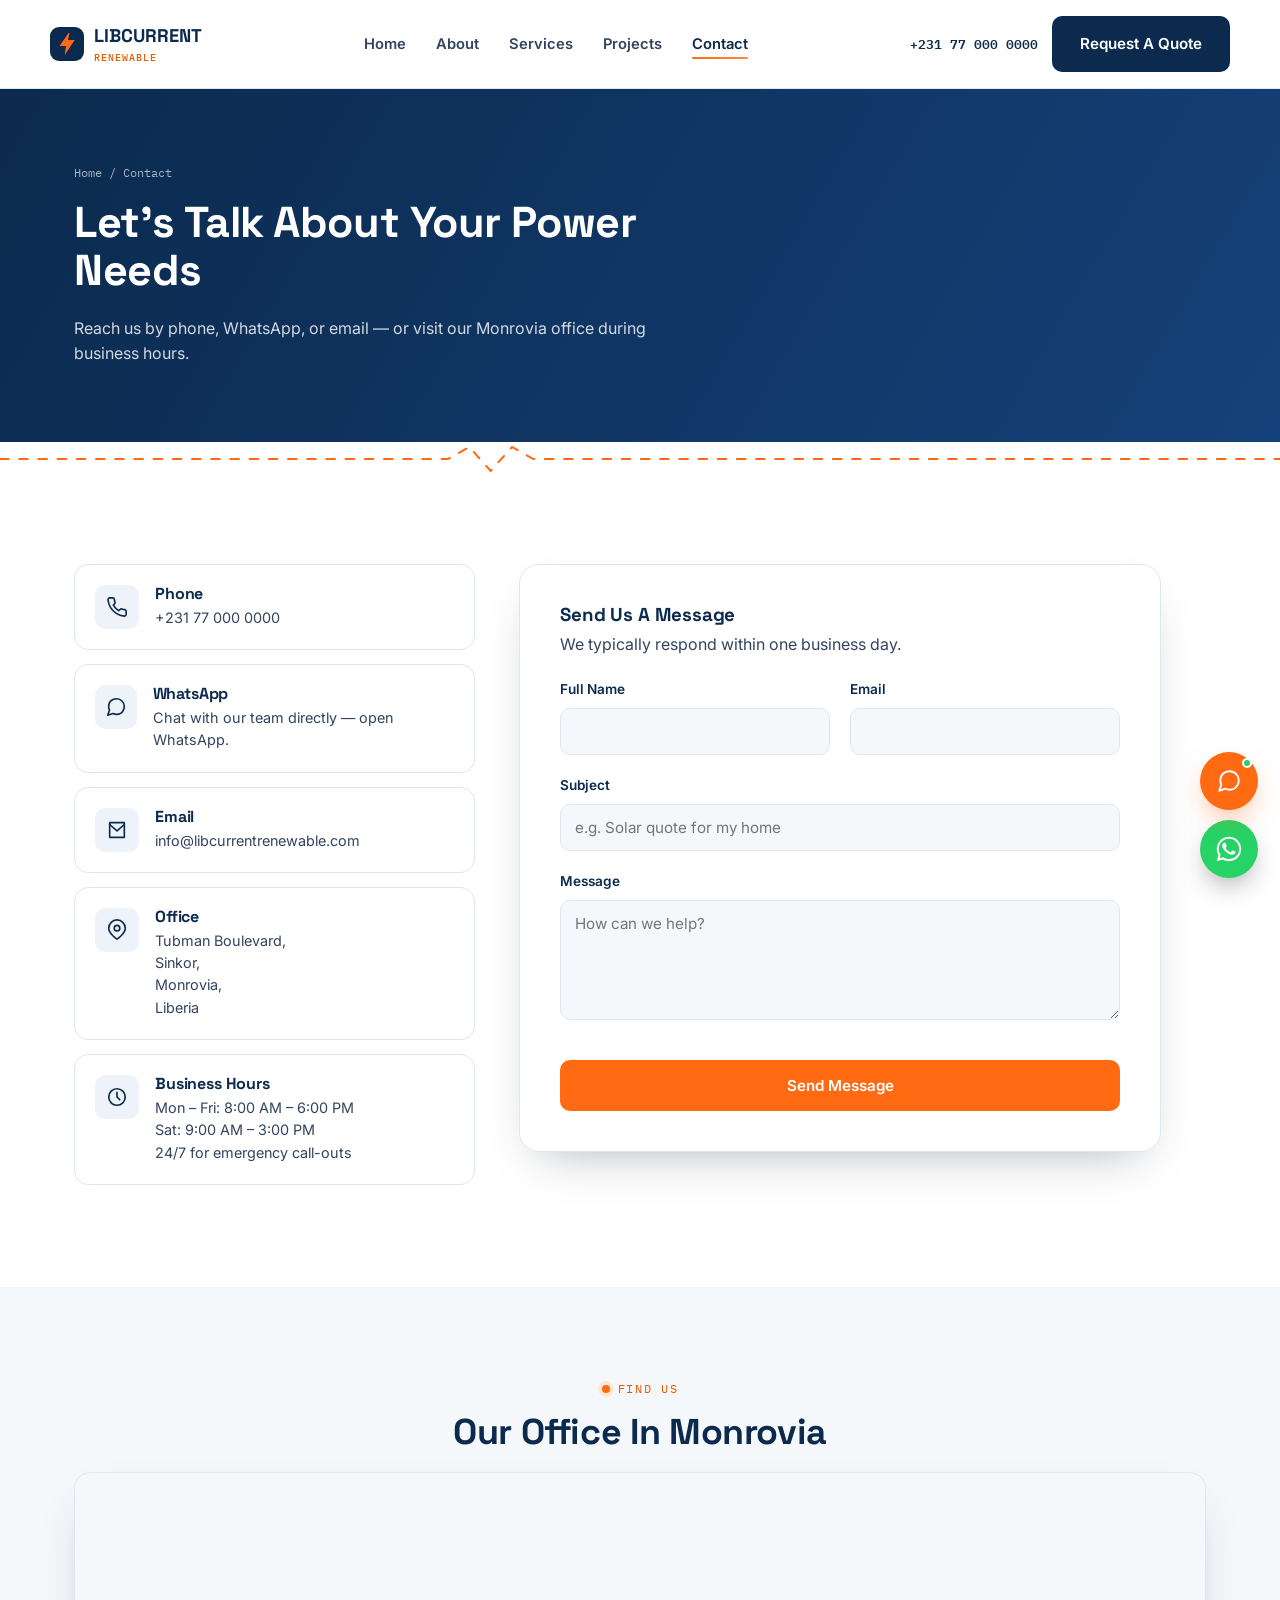
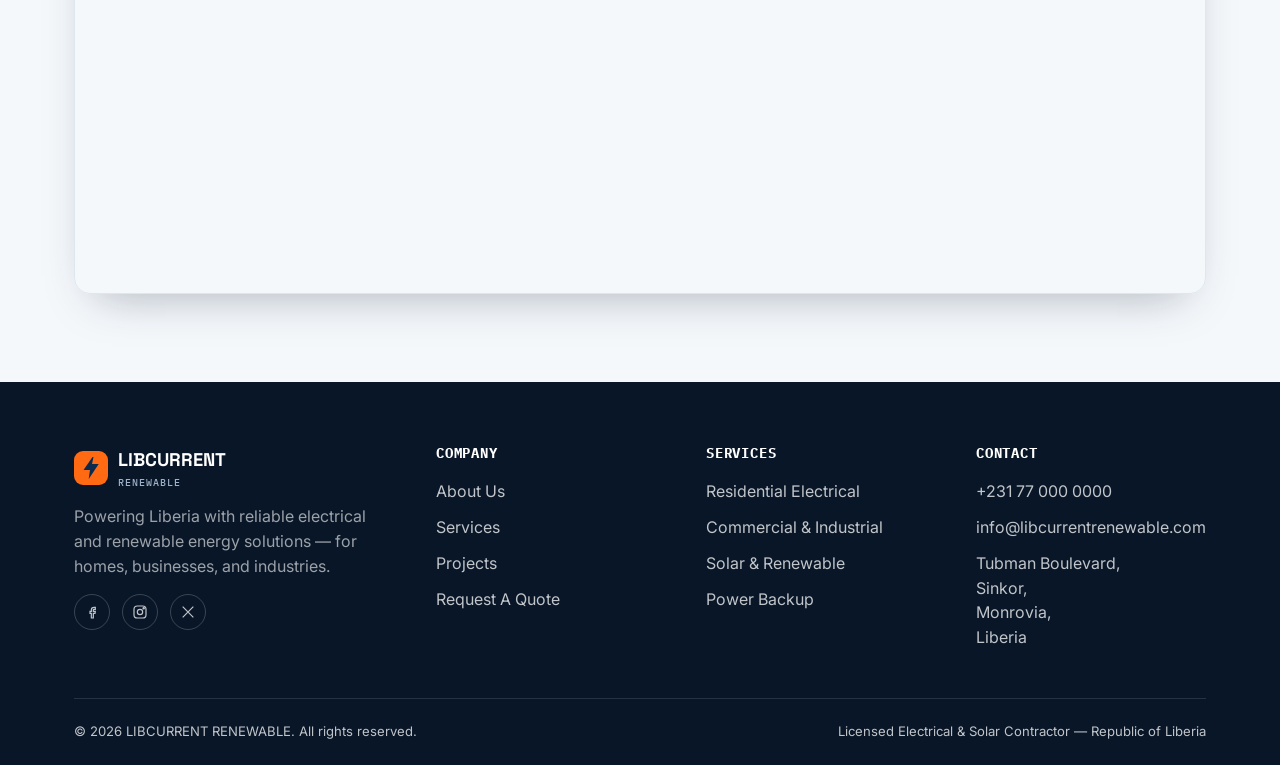
<file: contact.html>
<!DOCTYPE html>
<html lang="en">
<head>
<meta charset="UTF-8">
<meta name="viewport" content="width=device-width, initial-scale=1.0">
<title>Contact Us | LIBCURRENT RENEWABLE</title>
<meta name="description" content="Get in touch with LIBCURRENT RENEWABLE by phone, WhatsApp, or email. Visit our Monrovia office or send us a message about your electrical or solar project.">
<link rel="icon" href="data:image/svg+xml,<svg xmlns=%22http://www.w3.org/2000/svg%22 viewBox=%220 0 24 24%22><rect width=%2224%22 height=%2224%22 rx=%226%22 fill=%22%230B2A4D%22/><path d=%22M13 3 6 14h5l-1 7 8-12h-5l1-6z%22 fill=%22%23FF6A13%22/></svg>">
<link rel="stylesheet" href="css/style.css">
</head>
<body data-page="contact">

<header>
  <div class="container nav">
    <a href="index.html" class="brand">
      <span class="brand-mark"><svg viewBox="0 0 34 34" width="34" height="34"><rect width="34" height="34" rx="9" fill="#0B2A4D"/><path d="M18.5 6 9.5 19h6.5l-1.3 9 10-15h-6.7l1.5-7z" fill="#FF6A13"/></svg></span>
      <span>LIBCURRENT<small>Renewable</small></span>
    </a>
    <ul class="nav-links">
      <li><a href="index.html">Home</a></li>
      <li><a href="about.html">About</a></li>
      <li><a href="services.html">Services</a></li>
      <li><a href="projects.html">Projects</a></li>
      <li><a href="contact.html" class="active">Contact</a></li>
    </ul>
    <div class="nav-cta">
      <span class="nav-phone" data-field="phone">+231 77 000 0000</span>
      <a href="quote.html" class="btn btn-dark">Request A Quote</a>
    </div>
    <button class="menu-toggle" aria-label="Toggle menu"><span></span><span></span><span></span></button>
  </div>
</header>

<section class="page-hero">
  <div class="container">
    <div class="breadcrumb"><a href="index.html">Home</a> / Contact</div>
    <h1 data-content="hero.heading">Let's Talk About Your Power Needs</h1>
    <p style="color:rgba(255,255,255,.82);max-width:60ch;" data-content="hero.text">Reach us by phone, WhatsApp, or email — or visit our Monrovia office during business hours.</p>
  </div>
</section>

<svg class="current-divider" viewBox="0 0 1200 34" preserveAspectRatio="none"><path d="M0 17 H420 L440 5 L460 29 L480 5 L500 17 H1200"/></svg>

<section>
  <div class="container contact-grid">
    <div>
      <div class="contact-card">
        <div class="icon-badge"><svg viewBox="0 0 24 24" fill="none" stroke-width="1.8" stroke-linecap="round" stroke-linejoin="round"><path d="M22 16.9v3a2 2 0 0 1-2.2 2 19.8 19.8 0 0 1-8.6-3 19.5 19.5 0 0 1-6-6 19.8 19.8 0 0 1-3-8.7A2 2 0 0 1 4.1 2h3a2 2 0 0 1 2 1.7c.1 1 .4 2 .7 2.9a2 2 0 0 1-.5 2.1L8 10a16 16 0 0 0 6 6l1.3-1.3a2 2 0 0 1 2.1-.5c.9.3 1.9.6 2.9.7a2 2 0 0 1 1.7 2z"/></svg></div>
        <div><h4>Phone</h4><p data-field="phone">+231 77 000 0000</p></div>
      </div>
      <div class="contact-card">
        <div class="icon-badge"><svg viewBox="0 0 24 24" fill="none" stroke-width="1.8" stroke-linecap="round" stroke-linejoin="round"><path d="M21 11.5a8.38 8.38 0 0 1-.9 3.8 8.5 8.5 0 0 1-7.6 4.7 8.4 8.4 0 0 1-3.8-.9L3 21l1.9-5.7a8.4 8.4 0 0 1-.9-3.8 8.5 8.5 0 0 1 4.7-7.6 8.38 8.38 0 0 1 3.8-.9h.5a8.48 8.48 0 0 1 8 8v.5z"/></svg></div>
        <div><h4>WhatsApp</h4><p>Chat with our team directly — <a data-field="whatsapp-link" href="https://wa.me/23177000000" target="_blank">open WhatsApp</a>.</p></div>
      </div>
      <div class="contact-card">
        <div class="icon-badge"><svg viewBox="0 0 24 24" fill="none" stroke-width="1.8" stroke-linecap="round" stroke-linejoin="round"><path d="M4 4h16v16H4z"/><path d="m4 6 8 7 8-7"/></svg></div>
        <div><h4>Email</h4><p data-field="email">info@libcurrentrenewable.com</p></div>
      </div>
      <div class="contact-card">
        <div class="icon-badge"><svg viewBox="0 0 24 24" fill="none" stroke-width="1.8" stroke-linecap="round" stroke-linejoin="round"><path d="M21 10c0 6-9 12-9 12s-9-6-9-12a9 9 0 0 1 18 0z"/><circle cx="12" cy="10" r="3"/></svg></div>
        <div><h4>Office</h4><p data-field="address">Tubman Boulevard, Sinkor, Monrovia, Liberia</p></div>
      </div>
      <div class="contact-card">
        <div class="icon-badge"><svg viewBox="0 0 24 24" fill="none" stroke-width="1.8" stroke-linecap="round" stroke-linejoin="round"><circle cx="12" cy="12" r="9"/><path d="M12 7v5l3 3"/></svg></div>
        <div><h4>Business Hours</h4><p data-field="hours">Mon – Fri: 8:00 AM – 6:00 PM<br>Sat: 9:00 AM – 3:00 PM<br>24/7 for emergency call-outs</p></div>
      </div>
    </div>

    <div>
      <div class="form-card">
        <h3 style="margin-bottom:6px;" data-content="formCard.heading">Send Us A Message</h3>
        <p style="margin-bottom:22px;" data-content="formCard.text">We typically respond within one business day.</p>
        <form data-demo-form>
          <div class="form-grid">
            <div class="field"><label for="c-name">Full Name</label><input type="text" id="c-name" required></div>
            <div class="field"><label for="c-email">Email</label><input type="email" id="c-email" required></div>
            <div class="field full"><label for="c-subject">Subject</label><input type="text" id="c-subject" placeholder="e.g. Solar quote for my home"></div>
            <div class="field full"><label for="c-message">Message</label><textarea id="c-message" placeholder="How can we help?" required></textarea></div>
          </div>
          <button type="submit" class="btn btn-primary btn-block mt-40">Send Message</button>
          <p class="form-note form-success" style="display:none;color:var(--orange-600);font-weight:600;">Message received — we'll be in touch shortly.</p>
        </form>
      </div>
    </div>
  </div>
</section>

<section class="band">
  <div class="container">
    <div class="section-head center"><div class="eyebrow" data-content="mapSection.eyebrow">Find Us</div><h2 data-content="mapSection.heading">Our Office In Monrovia</h2></div>
    <div class="map-frame">
      <iframe src="https://www.google.com/maps?q=Tubman%20Boulevard%2C%20Monrovia%2C%20Liberia&output=embed" loading="lazy" allowfullscreen title="LIBCURRENT RENEWABLE office location map"></iframe>
    </div>
  </div>
</section>

<footer>
  <div class="container">
    <div class="footer-grid">
      <div class="footer-brand">
        <div class="brand" style="color:#fff;margin-bottom:14px;">
          <span class="brand-mark"><svg viewBox="0 0 34 34" width="34" height="34"><rect width="34" height="34" rx="9" fill="#FF6A13"/><path d="M18.5 6 9.5 19h6.5l-1.3 9 10-15h-6.7l1.5-7z" fill="#0B2A4D"/></svg></span>
          <span>LIBCURRENT<small style="color:#9fb2c9">Renewable</small></span>
        </div>
        <p>Powering Liberia with reliable electrical and renewable energy solutions — for homes, businesses, and industries.</p>
        <div class="social-row">
          <a href="#" aria-label="Facebook"><svg viewBox="0 0 24 24" fill="none" stroke-width="1.8"><path d="M15 8h2V5h-2a4 4 0 0 0-4 4v2H9v3h2v7h3v-7h2.5l.5-3H14V9a1 1 0 0 1 1-1z"/></svg></a>
          <a href="#" aria-label="Instagram"><svg viewBox="0 0 24 24" fill="none" stroke-width="1.8"><rect x="3" y="3" width="18" height="18" rx="5"/><circle cx="12" cy="12" r="4"/><circle cx="17.5" cy="6.5" r="1"/></svg></a>
          <a href="#" aria-label="X"><svg viewBox="0 0 24 24" fill="none" stroke-width="1.8"><path d="M4 4l16 16M20 4 4 20"/></svg></a>
        </div>
      </div>
      <div>
        <h4>Company</h4>
        <ul><li><a href="about.html">About Us</a></li><li><a href="services.html">Services</a></li><li><a href="projects.html">Projects</a></li><li><a href="quote.html">Request A Quote</a></li></ul>
      </div>
      <div>
        <h4>Services</h4>
        <ul><li><a href="services.html#residential">Residential Electrical</a></li><li><a href="services.html#commercial">Commercial &amp; Industrial</a></li><li><a href="services.html#solar">Solar &amp; Renewable</a></li><li><a href="services.html#backup">Power Backup</a></li></ul>
      </div>
      <div>
        <h4>Contact</h4>
        <ul><li data-field="phone">+231 77 000 0000</li><li data-field="email">info@libcurrentrenewable.com</li><li data-field="address">Tubman Boulevard, Monrovia, Liberia</li></ul>
      </div>
    </div>
    <div class="footer-bottom">
      <span>© 2026 LIBCURRENT RENEWABLE. All rights reserved.</span>
      <span>Licensed Electrical &amp; Solar Contractor — Republic of Liberia</span>
    </div>
  </div>
</footer>

<a class="wa-float" data-field="whatsapp-link" href="https://wa.me/23177000000" target="_blank" aria-label="Chat on WhatsApp">
  <svg viewBox="0 0 32 32"><path d="M16 2C8.3 2 2 8.3 2 16c0 2.6.7 5 1.9 7.1L2 30l7.1-1.9C11.2 29.3 13.6 30 16 30c7.7 0 14-6.3 14-14S23.7 2 16 2zm0 25.4c-2.2 0-4.3-.6-6.1-1.7l-.4-.3-4.2 1.1 1.1-4.1-.3-.4C4.9 20.2 4.3 18.1 4.3 16 4.3 9.5 9.5 4.3 16 4.3S27.7 9.5 27.7 16 22.5 27.4 16 27.4zm7-8.3c-.4-.2-2.3-1.1-2.6-1.3-.4-.1-.6-.2-.9.2-.3.4-1 1.3-1.2 1.5-.2.3-.4.3-.8.1-.4-.2-1.6-.6-3.1-1.9-1.1-1-1.9-2.2-2.2-2.6-.2-.4 0-.6.2-.8.2-.2.4-.4.5-.6.2-.2.2-.4.4-.6.1-.2 0-.5 0-.7 0-.2-.9-2.1-1.2-2.9-.3-.7-.6-.6-.9-.6h-.7c-.2 0-.6.1-1 .5-.3.4-1.3 1.2-1.3 3s1.3 3.4 1.5 3.7c.2.3 2.6 4 6.4 5.5.9.4 1.6.6 2.1.7.9.3 1.7.2 2.3.1.7-.1 2.3-.9 2.6-1.9.3-.9.3-1.7.2-1.9-.1-.2-.3-.3-.7-.5z"/></svg>
</a>


<button class="chat-launcher" id="chat-launcher" aria-label="Chat with our assistant">
  <svg viewBox="0 0 24 24"><path d="M21 11.5a8.38 8.38 0 0 1-.9 3.8 8.5 8.5 0 0 1-7.6 4.7 8.4 8.4 0 0 1-3.8-.9L3 21l1.9-5.7a8.4 8.4 0 0 1-.9-3.8 8.5 8.5 0 0 1 4.7-7.6 8.38 8.38 0 0 1 3.8-.9h.5a8.48 8.48 0 0 1 8 8v.5z"/></svg>
  <span class="unread-dot"></span>
</button>

<div class="chat-panel" id="chat-panel">
  <div class="chat-head">
    <div class="chat-avatar" id="chat-avatar-letter">A</div>
    <div class="chat-head-text">
      <div class="name" data-field="assistant-name">Amp</div>
      <div class="status">Usually replies instantly</div>
    </div>
    <button class="chat-close" id="chat-close" aria-label="Close chat"><svg viewBox="0 0 24 24"><path d="M18 6 6 18M6 6l12 12"/></svg></button>
  </div>
  <div class="chat-body" id="chat-body"></div>
  <div class="chat-quick" id="chat-quick"></div>
  <div class="chat-input-row">
    <input type="text" id="chat-input" placeholder="Type a message..." autocomplete="off">
    <button id="chat-send" aria-label="Send"><svg viewBox="0 0 24 24"><path d="M2 21l21-9L2 3v7l15 2-15 2v7z"/></svg></button>
  </div>
  <div class="chat-disclaimer">Automated assistant · For urgent matters, use WhatsApp</div>
</div>

<script src="js/chat.js"></script>
<script src="js/main.js"></script>
</body>
</html>
</file>
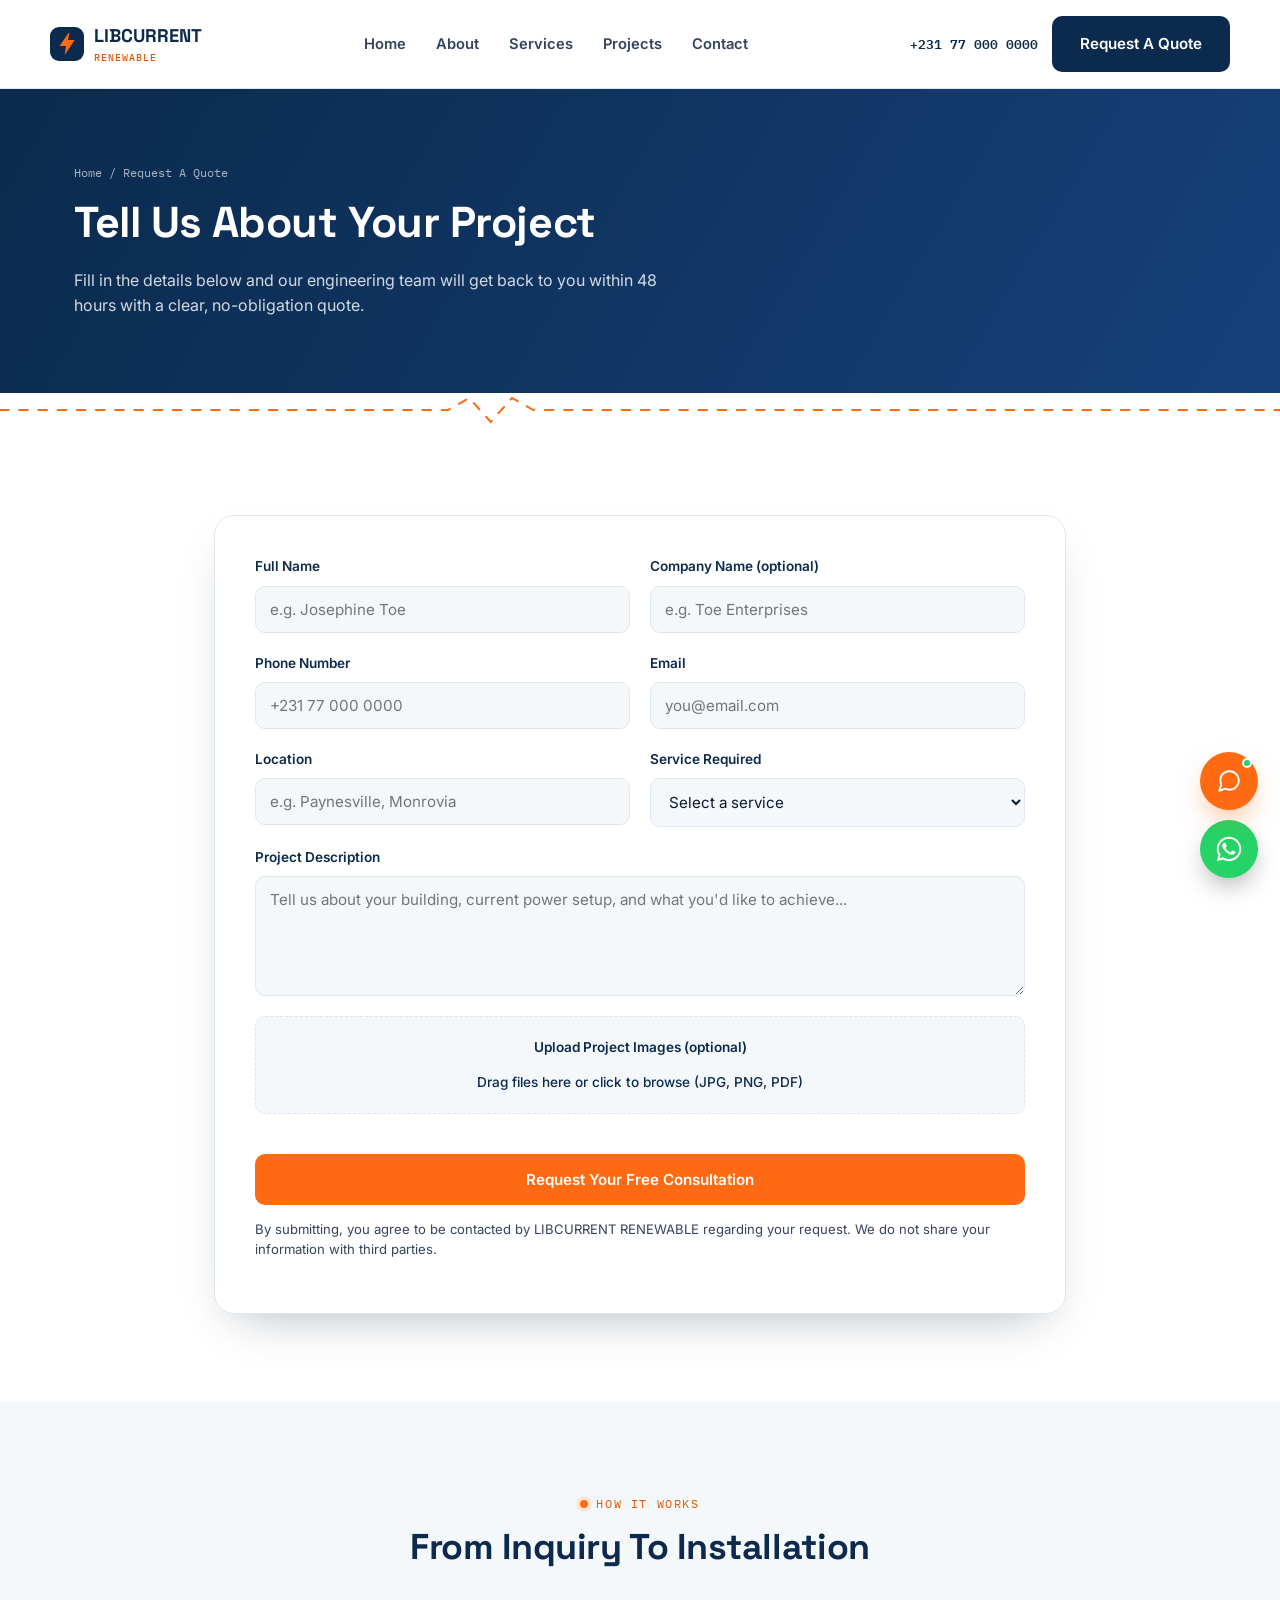
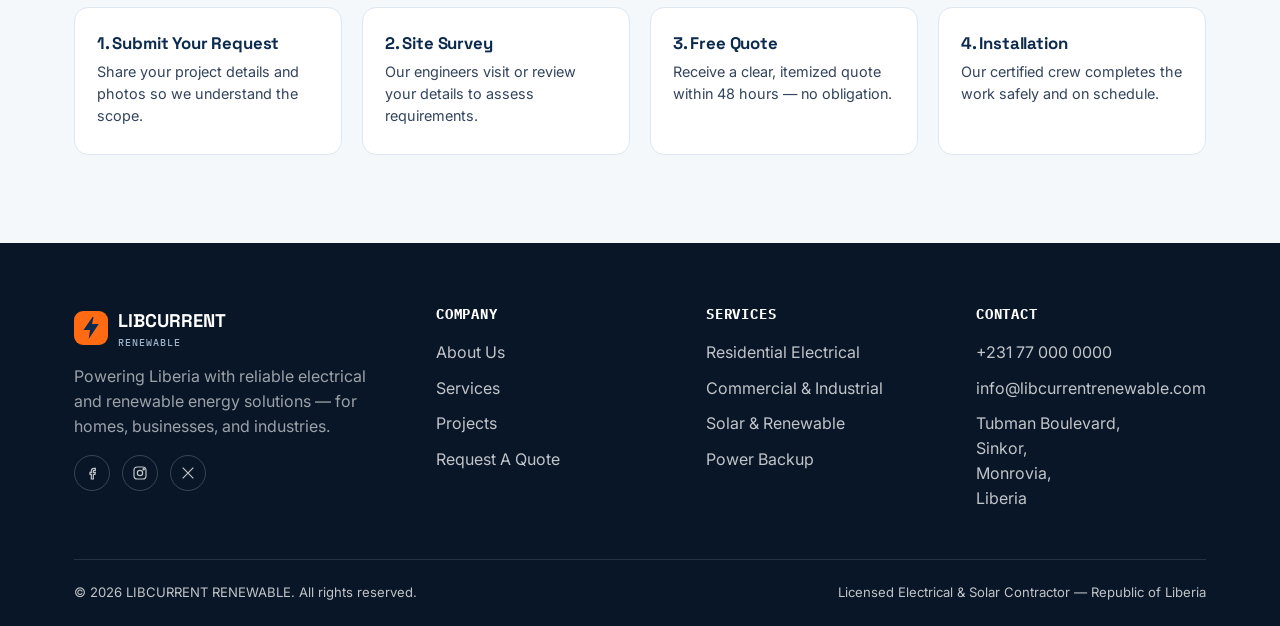
<file: quote.html>
<!DOCTYPE html>
<html lang="en">
<head>
<meta charset="UTF-8">
<meta name="viewport" content="width=device-width, initial-scale=1.0">
<title>Request A Quote | LIBCURRENT RENEWABLE</title>
<meta name="description" content="Request a free consultation and quote from LIBCURRENT RENEWABLE for electrical installation, solar energy, or power backup services in Liberia.">
<link rel="icon" href="data:image/svg+xml,<svg xmlns=%22http://www.w3.org/2000/svg%22 viewBox=%220 0 24 24%22><rect width=%2224%22 height=%2224%22 rx=%226%22 fill=%22%230B2A4D%22/><path d=%22M13 3 6 14h5l-1 7 8-12h-5l1-6z%22 fill=%22%23FF6A13%22/></svg>">
<link rel="stylesheet" href="css/style.css">
</head>
<body data-page="quote">

<header>
  <div class="container nav">
    <a href="index.html" class="brand">
      <span class="brand-mark"><svg viewBox="0 0 34 34" width="34" height="34"><rect width="34" height="34" rx="9" fill="#0B2A4D"/><path d="M18.5 6 9.5 19h6.5l-1.3 9 10-15h-6.7l1.5-7z" fill="#FF6A13"/></svg></span>
      <span>LIBCURRENT<small>Renewable</small></span>
    </a>
    <ul class="nav-links">
      <li><a href="index.html">Home</a></li>
      <li><a href="about.html">About</a></li>
      <li><a href="services.html">Services</a></li>
      <li><a href="projects.html">Projects</a></li>
      <li><a href="contact.html">Contact</a></li>
    </ul>
    <div class="nav-cta">
      <span class="nav-phone" data-field="phone">+231 77 000 0000</span>
      <a href="quote.html" class="btn btn-dark">Request A Quote</a>
    </div>
    <button class="menu-toggle" aria-label="Toggle menu"><span></span><span></span><span></span></button>
  </div>
</header>

<section class="page-hero">
  <div class="container">
    <div class="breadcrumb"><a href="index.html">Home</a> / Request A Quote</div>
    <h1 data-content="hero.heading">Tell Us About Your Project</h1>
    <p style="color:rgba(255,255,255,.82);max-width:60ch;" data-content="hero.text">Fill in the details below and our engineering team will get back to you within 48 hours with a clear, no-obligation quote.</p>
  </div>
</section>

<svg class="current-divider" viewBox="0 0 1200 34" preserveAspectRatio="none"><path d="M0 17 H420 L440 5 L460 29 L480 5 L500 17 H1200"/></svg>

<section>
  <div class="container" style="max-width:900px;">
    <div class="form-card">
      <form data-demo-form>
        <div class="form-grid">
          <div class="field">
            <label for="full-name">Full Name</label>
            <input type="text" id="full-name" name="full-name" placeholder="e.g. Josephine Toe" required>
          </div>
          <div class="field">
            <label for="company-name">Company Name (optional)</label>
            <input type="text" id="company-name" name="company-name" placeholder="e.g. Toe Enterprises">
          </div>
          <div class="field">
            <label for="phone">Phone Number</label>
            <input type="tel" id="phone" name="phone" placeholder="+231 77 000 0000" required>
          </div>
          <div class="field">
            <label for="email">Email</label>
            <input type="email" id="email" name="email" placeholder="you@email.com" required>
          </div>
          <div class="field">
            <label for="location">Location</label>
            <input type="text" id="location" name="location" placeholder="e.g. Paynesville, Monrovia" required>
          </div>
          <div class="field">
            <label for="service">Service Required</label>
            <select id="service" name="service" required>
              <option value="">Select a service</option>
              <option>Residential Electrical</option>
              <option>Commercial &amp; Industrial</option>
              <option>Solar &amp; Renewable Energy</option>
              <option>Power Backup Solutions</option>
              <option>Safety &amp; Technology</option>
              <option>Not sure — please advise</option>
            </select>
          </div>
          <div class="field full">
            <label for="description">Project Description</label>
            <textarea id="description" name="description" placeholder="Tell us about your building, current power setup, and what you'd like to achieve..." required></textarea>
          </div>
          <div class="field full upload">
            <label for="project-images" style="margin-bottom:6px;">Upload Project Images (optional)</label>
            <input type="file" id="project-images" name="project-images" accept="image/*,.pdf" multiple style="display:none;" onclick="return true;">
            <label for="project-images" id="file-label" style="cursor:pointer;font-weight:500;">Drag files here or click to browse (JPG, PNG, PDF)</label>
          </div>
        </div>
        <button type="submit" class="btn btn-primary btn-block mt-40">Request Your Free Consultation</button>
        <p class="form-note form-success" style="display:none;color:var(--orange-600);font-weight:600;">Thank you — your request has been received. Our team will contact you within 48 hours.</p>
        <p class="form-note">By submitting, you agree to be contacted by LIBCURRENT RENEWABLE regarding your request. We do not share your information with third parties.</p>
      </form>
    </div>
  </div>
</section>

<section class="band">
  <div class="container">
    <div class="section-head center">
      <div class="eyebrow" data-content="steps.eyebrow">How It Works</div>
      <h2 data-content="steps.heading">From Inquiry To Installation</h2>
    </div>
    <div class="highlight-grid" id="steps-grid">
      <div class="highlight-card reveal"><h3>1. Submit Your Request</h3><p>Share your project details and photos so we understand the scope.</p></div>
      <div class="highlight-card reveal"><h3>2. Site Survey</h3><p>Our engineers visit or review your details to assess requirements.</p></div>
      <div class="highlight-card reveal"><h3>3. Free Quote</h3><p>Receive a clear, itemized quote within 48 hours — no obligation.</p></div>
      <div class="highlight-card reveal"><h3>4. Installation</h3><p>Our certified crew completes the work safely and on schedule.</p></div>
    </div>
  </div>
</section>

<footer>
  <div class="container">
    <div class="footer-grid">
      <div class="footer-brand">
        <div class="brand" style="color:#fff;margin-bottom:14px;">
          <span class="brand-mark"><svg viewBox="0 0 34 34" width="34" height="34"><rect width="34" height="34" rx="9" fill="#FF6A13"/><path d="M18.5 6 9.5 19h6.5l-1.3 9 10-15h-6.7l1.5-7z" fill="#0B2A4D"/></svg></span>
          <span>LIBCURRENT<small style="color:#9fb2c9">Renewable</small></span>
        </div>
        <p>Powering Liberia with reliable electrical and renewable energy solutions — for homes, businesses, and industries.</p>
        <div class="social-row">
          <a href="#" aria-label="Facebook"><svg viewBox="0 0 24 24" fill="none" stroke-width="1.8"><path d="M15 8h2V5h-2a4 4 0 0 0-4 4v2H9v3h2v7h3v-7h2.5l.5-3H14V9a1 1 0 0 1 1-1z"/></svg></a>
          <a href="#" aria-label="Instagram"><svg viewBox="0 0 24 24" fill="none" stroke-width="1.8"><rect x="3" y="3" width="18" height="18" rx="5"/><circle cx="12" cy="12" r="4"/><circle cx="17.5" cy="6.5" r="1"/></svg></a>
          <a href="#" aria-label="X"><svg viewBox="0 0 24 24" fill="none" stroke-width="1.8"><path d="M4 4l16 16M20 4 4 20"/></svg></a>
        </div>
      </div>
      <div>
        <h4>Company</h4>
        <ul><li><a href="about.html">About Us</a></li><li><a href="services.html">Services</a></li><li><a href="projects.html">Projects</a></li><li><a href="quote.html">Request A Quote</a></li></ul>
      </div>
      <div>
        <h4>Services</h4>
        <ul><li><a href="services.html#residential">Residential Electrical</a></li><li><a href="services.html#commercial">Commercial &amp; Industrial</a></li><li><a href="services.html#solar">Solar &amp; Renewable</a></li><li><a href="services.html#backup">Power Backup</a></li></ul>
      </div>
      <div>
        <h4>Contact</h4>
        <ul><li data-field="phone">+231 77 000 0000</li><li data-field="email">info@libcurrentrenewable.com</li><li data-field="address">Tubman Boulevard, Monrovia, Liberia</li></ul>
      </div>
    </div>
    <div class="footer-bottom">
      <span>© 2026 LIBCURRENT RENEWABLE. All rights reserved.</span>
      <span>Licensed Electrical &amp; Solar Contractor — Republic of Liberia</span>
    </div>
  </div>
</footer>

<a class="wa-float" data-field="whatsapp-link" href="https://wa.me/23177000000" target="_blank" aria-label="Chat on WhatsApp">
  <svg viewBox="0 0 32 32"><path d="M16 2C8.3 2 2 8.3 2 16c0 2.6.7 5 1.9 7.1L2 30l7.1-1.9C11.2 29.3 13.6 30 16 30c7.7 0 14-6.3 14-14S23.7 2 16 2zm0 25.4c-2.2 0-4.3-.6-6.1-1.7l-.4-.3-4.2 1.1 1.1-4.1-.3-.4C4.9 20.2 4.3 18.1 4.3 16 4.3 9.5 9.5 4.3 16 4.3S27.7 9.5 27.7 16 22.5 27.4 16 27.4zm7-8.3c-.4-.2-2.3-1.1-2.6-1.3-.4-.1-.6-.2-.9.2-.3.4-1 1.3-1.2 1.5-.2.3-.4.3-.8.1-.4-.2-1.6-.6-3.1-1.9-1.1-1-1.9-2.2-2.2-2.6-.2-.4 0-.6.2-.8.2-.2.4-.4.5-.6.2-.2.2-.4.4-.6.1-.2 0-.5 0-.7 0-.2-.9-2.1-1.2-2.9-.3-.7-.6-.6-.9-.6h-.7c-.2 0-.6.1-1 .5-.3.4-1.3 1.2-1.3 3s1.3 3.4 1.5 3.7c.2.3 2.6 4 6.4 5.5.9.4 1.6.6 2.1.7.9.3 1.7.2 2.3.1.7-.1 2.3-.9 2.6-1.9.3-.9.3-1.7.2-1.9-.1-.2-.3-.3-.7-.5z"/></svg>
</a>


<button class="chat-launcher" id="chat-launcher" aria-label="Chat with our assistant">
  <svg viewBox="0 0 24 24"><path d="M21 11.5a8.38 8.38 0 0 1-.9 3.8 8.5 8.5 0 0 1-7.6 4.7 8.4 8.4 0 0 1-3.8-.9L3 21l1.9-5.7a8.4 8.4 0 0 1-.9-3.8 8.5 8.5 0 0 1 4.7-7.6 8.38 8.38 0 0 1 3.8-.9h.5a8.48 8.48 0 0 1 8 8v.5z"/></svg>
  <span class="unread-dot"></span>
</button>

<div class="chat-panel" id="chat-panel">
  <div class="chat-head">
    <div class="chat-avatar" id="chat-avatar-letter">A</div>
    <div class="chat-head-text">
      <div class="name" data-field="assistant-name">Amp</div>
      <div class="status">Usually replies instantly</div>
    </div>
    <button class="chat-close" id="chat-close" aria-label="Close chat"><svg viewBox="0 0 24 24"><path d="M18 6 6 18M6 6l12 12"/></svg></button>
  </div>
  <div class="chat-body" id="chat-body"></div>
  <div class="chat-quick" id="chat-quick"></div>
  <div class="chat-input-row">
    <input type="text" id="chat-input" placeholder="Type a message..." autocomplete="off">
    <button id="chat-send" aria-label="Send"><svg viewBox="0 0 24 24"><path d="M2 21l21-9L2 3v7l15 2-15 2v7z"/></svg></button>
  </div>
  <div class="chat-disclaimer">Automated assistant · For urgent matters, use WhatsApp</div>
</div>

<script src="js/chat.js"></script>
<script src="js/main.js"></script>
</body>
</html>
</file>
<file: css/style.css>
/* =========================================================
   LIBCURRENT RENEWABLE — Core Stylesheet
   Tokens: ink navy + electric orange, Space Grotesk / Inter / IBM Plex Mono
   Signature: the "current line" — an animated conductive trace used as
   dividers, underlines and the hero circuit, standing in for the live
   power the company delivers.
   ========================================================= */

@import url('https://fonts.googleapis.com/css2?family=Space+Grotesk:wght@500;600;700&family=Inter:wght@400;500;600;700&family=IBM+Plex+Mono:wght@500;600&display=swap');

:root{
  --ink:#0A1930;
  --ink-soft:#33445E;
  --blue-900:#0B2A4D;
  --blue-800:#0F3564;
  --blue-700:#15417A;
  --blue-050:#EEF3F9;
  --orange-600:#E85A00;
  --orange-500:#FF6A13;
  --orange-400:#FF8A3D;
  --orange-100:#FFE7D6;
  --gray-50:#F5F8FB;
  --gray-100:#EDF2F7;
  --gray-200:#DEE7EF;
  --white:#FFFFFF;

  --display: 'Space Grotesk', sans-serif;
  --body: 'Inter', sans-serif;
  --mono: 'IBM Plex Mono', monospace;

  --max: 1180px;
  --radius: 14px;
  --shadow: 0 20px 45px -22px rgba(10,25,48,0.35);
}

*{box-sizing:border-box;}
html{scroll-behavior:smooth;}
body{
  margin:0;
  font-family:var(--body);
  color:var(--ink);
  background:var(--white);
  -webkit-font-smoothing:antialiased;
  line-height:1.55;
}
h1,h2,h3,h4{
  font-family:var(--display);
  color:var(--blue-900);
  line-height:1.12;
  margin:0 0 .5em;
  letter-spacing:-0.01em;
}
p{margin:0 0 1em;color:var(--ink-soft);}
a{color:inherit;text-decoration:none;}
img{max-width:100%;display:block;}
.container{max-width:var(--max);margin:0 auto;padding:0 24px;}
.eyebrow{
  font-family:var(--mono);
  font-size:.72rem;
  letter-spacing:.14em;
  text-transform:uppercase;
  color:var(--orange-600);
  display:inline-flex;
  align-items:center;
  gap:8px;
  margin-bottom:14px;
}
.eyebrow::before{
  content:"";
  width:8px;height:8px;border-radius:50%;
  background:var(--orange-500);
  box-shadow:0 0 0 4px var(--orange-100);
}
section{padding:88px 0;}
@media(max-width:720px){section{padding:56px 0;}}

/* -------- Buttons -------- */
.btn{
  font-family:var(--body);
  font-weight:600;
  font-size:.95rem;
  padding:14px 26px;
  border-radius:10px;
  border:2px solid transparent;
  display:inline-flex;
  align-items:center;
  gap:10px;
  cursor:pointer;
  transition:transform .18s ease, box-shadow .18s ease, background .18s ease, color .18s ease;
}
.btn-primary{background:var(--orange-500);color:var(--white);}
.btn-primary:hover{background:var(--orange-600);transform:translateY(-2px);box-shadow:0 12px 24px -10px rgba(255,106,19,.55);}
.btn-outline{background:transparent;border-color:rgba(255,255,255,.55);color:var(--white);}
.btn-outline:hover{border-color:var(--white);background:rgba(255,255,255,.08);transform:translateY(-2px);}
.btn-dark{background:var(--blue-900);color:var(--white);}
.btn-dark:hover{background:var(--blue-800);transform:translateY(-2px);}
.btn-block{width:100%;justify-content:center;}

/* -------- Header / Nav -------- */
header{
  position:sticky;top:0;z-index:100;
  background:rgba(255,255,255,.92);
  backdrop-filter:blur(10px);
  border-bottom:1px solid var(--gray-200);
}
.nav{display:flex;align-items:center;justify-content:space-between;padding:16px 0;}
.brand{display:flex;align-items:center;gap:10px;font-family:var(--display);font-weight:700;font-size:1.15rem;color:var(--blue-900);}
.brand-mark{position:relative;width:34px;height:34px;flex:none;}
.brand small{display:block;font-family:var(--mono);font-weight:500;font-size:.62rem;letter-spacing:.1em;color:var(--orange-600);text-transform:uppercase;}
.nav-links{display:flex;align-items:center;gap:30px;list-style:none;margin:0;padding:0;}
.nav-links a{
  font-weight:600;font-size:.92rem;color:var(--ink-soft);
  position:relative;padding-bottom:6px;
}
.nav-links a.active{color:var(--blue-900);}
.nav-links a.active::after{
  content:"";position:absolute;left:0;bottom:0;width:100%;height:2px;
  background:linear-gradient(90deg,var(--orange-500),var(--orange-400));
  border-radius:2px;
  animation:pulseline 2.2s ease-in-out infinite;
}
.nav-cta{display:flex;align-items:center;gap:14px;}
.nav-phone{font-family:var(--mono);font-size:.82rem;color:var(--blue-900);font-weight:600;}
.menu-toggle{display:none;background:none;border:none;cursor:pointer;padding:6px;}
.menu-toggle span{display:block;width:24px;height:2px;background:var(--blue-900);margin:5px 0;}

@media(max-width:900px){
  .nav-links,.nav-phone{display:none;}
  .menu-toggle{display:block;}
  .nav-links.open{
    display:flex;flex-direction:column;gap:0;position:absolute;top:100%;left:0;right:0;
    background:var(--white);border-bottom:1px solid var(--gray-200);padding:10px 24px 20px;
  }
  .nav-links.open a{padding:12px 0;width:100%;border-bottom:1px solid var(--gray-100);}
}

/* -------- Current line signature -------- */
.current-divider{width:100%;height:34px;display:block;margin:0;}
.current-divider path{
  fill:none;stroke:var(--orange-500);stroke-width:2;stroke-linecap:round;
  stroke-dasharray:8 10;
  animation:dash 6s linear infinite;
}
@keyframes dash{to{stroke-dashoffset:-180;}}
@keyframes pulseline{0%,100%{opacity:.55;}50%{opacity:1;}}

/* -------- Hero -------- */
.hero{
  position:relative;overflow:hidden;
  background:radial-gradient(ellipse at 20% -10%, var(--blue-700), var(--blue-900) 55%);
  color:var(--white);
  padding:120px 0 100px;
}
.hero-grid{display:grid;grid-template-columns:1.05fr .95fr;gap:56px;align-items:center;}
@media(max-width:940px){.hero-grid{grid-template-columns:1fr;}}
.hero h1{color:var(--white);font-size:clamp(2.1rem,4vw,3.35rem);}
.hero p.lead{color:rgba(255,255,255,.82);font-size:1.08rem;max-width:52ch;}
.hero-actions{display:flex;gap:16px;flex-wrap:wrap;margin-top:30px;}
.hero-visual{position:relative;border-radius:20px;overflow:hidden;box-shadow:var(--shadow);}
.hero-visual img{width:100%;height:100%;object-fit:cover;aspect-ratio:4/3.1;}
.hero-visual::after{
  content:"";position:absolute;inset:0;
  background:linear-gradient(180deg,rgba(11,42,77,0) 45%,rgba(6,20,38,.75));
}
.hero-badge{
  position:absolute;left:20px;bottom:20px;z-index:2;
  background:rgba(10,25,48,.55);backdrop-filter:blur(6px);
  border:1px solid rgba(255,255,255,.18);
  border-radius:12px;padding:12px 16px;color:var(--white);
  font-family:var(--mono);font-size:.78rem;display:flex;gap:10px;align-items:center;
}
.hero-badge .dot{width:8px;height:8px;border-radius:50%;background:var(--orange-500);box-shadow:0 0 0 5px rgba(255,106,19,.28);animation:pulseline 1.8s ease-in-out infinite;}

.trust-strip{border-top:1px solid rgba(255,255,255,.14);margin-top:60px;padding-top:34px;}
.trust-grid{display:grid;grid-template-columns:repeat(4,1fr);gap:24px;}
@media(max-width:760px){.trust-grid{grid-template-columns:repeat(2,1fr);}}
.trust-item .num{font-family:var(--mono);font-size:1.7rem;font-weight:600;color:var(--orange-400);}
.trust-item .lbl{font-size:.82rem;color:rgba(255,255,255,.7);margin-top:2px;}

/* -------- Service highlights (home) -------- */
.highlight-grid{display:grid;grid-template-columns:repeat(4,1fr);gap:20px;margin-top:40px;}
@media(max-width:940px){.highlight-grid{grid-template-columns:repeat(2,1fr);}}
@media(max-width:560px){.highlight-grid{grid-template-columns:1fr;}}
.highlight-card{
  background:var(--white);border:1px solid var(--gray-200);border-radius:var(--radius);
  padding:26px 22px;transition:transform .2s ease, box-shadow .2s ease, border-color .2s ease;
}
.highlight-card:hover{transform:translateY(-4px);box-shadow:var(--shadow);border-color:var(--orange-100);}
.icon-badge{
  width:44px;height:44px;border-radius:10px;background:var(--blue-050);
  display:flex;align-items:center;justify-content:center;margin-bottom:16px;
}
.icon-badge svg{width:22px;height:22px;stroke:var(--blue-900);}
.highlight-card h3{font-size:1.05rem;margin-bottom:8px;}
.highlight-card p{font-size:.9rem;margin:0;}

/* -------- Section header -------- */
.section-head{max-width:640px;margin-bottom:20px;}
.section-head.center{margin-left:auto;margin-right:auto;text-align:center;}
.section-head h2{font-size:clamp(1.6rem,2.8vw,2.3rem);}

/* -------- Two column band -------- */
.band{background:var(--gray-50);}
.split{display:grid;grid-template-columns:1fr 1fr;gap:56px;align-items:center;}
@media(max-width:900px){.split{grid-template-columns:1fr;}}
.split img{border-radius:18px;box-shadow:var(--shadow);}
.value-list{list-style:none;margin:22px 0 0;padding:0;display:grid;gap:14px;}
.value-list li{display:flex;gap:12px;align-items:flex-start;font-weight:500;color:var(--ink);}
.value-list svg{flex:none;width:20px;height:20px;stroke:var(--orange-500);margin-top:2px;}

/* -------- Cards / Services -------- */
.service-tabs{display:flex;gap:10px;flex-wrap:wrap;margin:34px 0 30px;}
.tab-btn{
  font-family:var(--mono);font-size:.78rem;letter-spacing:.03em;
  padding:10px 18px;border-radius:999px;border:1px solid var(--gray-200);
  background:var(--white);cursor:pointer;color:var(--ink-soft);
  transition:all .18s ease;
}
.tab-btn.active,.tab-btn:hover{background:var(--blue-900);color:var(--white);border-color:var(--blue-900);}
.service-panel{display:none;}
.service-panel.active{display:block;animation:fadein .35s ease;}
@keyframes fadein{from{opacity:0;transform:translateY(6px);}to{opacity:1;transform:translateY(0);}}
.service-block{
  display:grid;grid-template-columns:1fr 1fr;gap:40px;
  border:1px solid var(--gray-200);border-radius:18px;padding:36px;background:var(--white);
}
@media(max-width:860px){.service-block{grid-template-columns:1fr;}}
.service-block h3{font-size:1.3rem;margin-bottom:6px;}
.tag{
  display:inline-block;font-family:var(--mono);font-size:.7rem;letter-spacing:.08em;
  color:var(--orange-600);background:var(--orange-100);padding:4px 10px;border-radius:6px;margin-bottom:14px;text-transform:uppercase;
}
.check-grid{list-style:none;margin:0;padding:0;display:grid;grid-template-columns:1fr 1fr;gap:12px 20px;}
@media(max-width:520px){.check-grid{grid-template-columns:1fr;}}
.check-grid li{display:flex;gap:10px;align-items:flex-start;font-size:.92rem;color:var(--ink);}
.check-grid svg{flex:none;width:17px;height:17px;stroke:var(--blue-700);margin-top:3px;}

/* -------- Projects -------- */
.filter-row{display:flex;gap:10px;flex-wrap:wrap;margin:30px 0 8px;}
.project-grid{display:grid;grid-template-columns:repeat(3,1fr);gap:26px;margin-top:26px;}
@media(max-width:940px){.project-grid{grid-template-columns:repeat(2,1fr);}}
@media(max-width:640px){.project-grid{grid-template-columns:1fr;}}
.project-card{
  border-radius:16px;overflow:hidden;border:1px solid var(--gray-200);background:var(--white);
  transition:transform .2s ease, box-shadow .2s ease;
}
.project-card:hover{transform:translateY(-5px);box-shadow:var(--shadow);}
.project-media{position:relative;aspect-ratio:4/3;overflow:hidden;}
.project-media img{width:100%;height:100%;object-fit:cover;transition:transform .5s ease;}
.project-card:hover .project-media img{transform:scale(1.06);}
.project-status{
  position:absolute;top:12px;left:12px;font-family:var(--mono);font-size:.68rem;letter-spacing:.06em;
  padding:5px 10px;border-radius:6px;background:rgba(10,25,48,.75);color:var(--white);text-transform:uppercase;
}
.project-body{padding:20px 22px 24px;}
.project-cat{font-family:var(--mono);font-size:.7rem;color:var(--orange-600);letter-spacing:.06em;text-transform:uppercase;}
.project-body h3{font-size:1.05rem;margin:8px 0 4px;}
.project-loc{font-size:.82rem;color:var(--ink-soft);margin-bottom:10px;}

/* -------- Testimonials -------- */
.testi-grid{display:grid;grid-template-columns:repeat(3,1fr);gap:22px;margin-top:34px;}
@media(max-width:900px){.testi-grid{grid-template-columns:1fr;}}
.testi-card{background:var(--white);border:1px solid var(--gray-200);border-radius:16px;padding:26px;}
.testi-card p{font-size:.95rem;color:var(--ink);}
.testi-name{font-family:var(--display);font-weight:600;font-size:.92rem;color:var(--blue-900);}
.testi-role{font-family:var(--mono);font-size:.72rem;color:var(--ink-soft);}
.stars{color:var(--orange-500);letter-spacing:2px;margin-bottom:10px;font-size:.9rem;}

/* -------- FAQ -------- */
.faq-item{border-bottom:1px solid var(--gray-200);}
.faq-q{
  width:100%;text-align:left;background:none;border:none;cursor:pointer;
  padding:20px 0;font-family:var(--display);font-weight:600;font-size:1rem;color:var(--blue-900);
  display:flex;justify-content:space-between;align-items:center;gap:20px;
}
.faq-q .plus{font-family:var(--mono);font-size:1.2rem;color:var(--orange-500);transition:transform .25s ease;flex:none;}
.faq-item.open .plus{transform:rotate(45deg);}
.faq-a{max-height:0;overflow:hidden;transition:max-height .3s ease;}
.faq-a p{padding-bottom:20px;margin:0;font-size:.94rem;}

/* -------- CTA band -------- */
.cta-band{
  background:linear-gradient(120deg,var(--blue-900),var(--blue-700));
  color:var(--white);border-radius:22px;padding:56px;
  display:flex;justify-content:space-between;align-items:center;gap:30px;flex-wrap:wrap;
  position:relative;overflow:hidden;
}
.cta-band h2{color:var(--white);margin-bottom:8px;font-size:clamp(1.5rem,2.6vw,2rem);}
.cta-band p{color:rgba(255,255,255,.8);margin:0;max-width:46ch;}

/* -------- Newsletter -------- */
.newsletter{background:var(--blue-900);color:var(--white);}
.newsletter .container{display:flex;justify-content:space-between;align-items:center;gap:26px;flex-wrap:wrap;}
.newsletter h3{color:var(--white);margin-bottom:4px;}
.newsletter p{color:rgba(255,255,255,.7);margin:0;}
.newsletter-form{display:flex;gap:10px;flex-wrap:wrap;}
.newsletter-form input{
  padding:13px 16px;border-radius:10px;border:1px solid rgba(255,255,255,.25);
  background:rgba(255,255,255,.08);color:var(--white);font-family:var(--body);min-width:240px;
}
.newsletter-form input::placeholder{color:rgba(255,255,255,.55);}

/* -------- Footer -------- */
footer{background:#081627;color:rgba(255,255,255,.75);padding:64px 0 24px;}
.footer-grid{display:grid;grid-template-columns:1.4fr 1fr 1fr 1fr;gap:40px;}
@media(max-width:820px){.footer-grid{grid-template-columns:1fr 1fr;}}
@media(max-width:520px){.footer-grid{grid-template-columns:1fr;}}
.footer-grid h4{color:var(--white);font-size:.85rem;letter-spacing:.06em;text-transform:uppercase;font-family:var(--mono);margin-bottom:18px;}
.footer-grid ul{list-style:none;margin:0;padding:0;display:grid;gap:11px;}
.footer-grid a:hover{color:var(--orange-400);}
.footer-brand p{color:rgba(255,255,255,.6);max-width:34ch;}
.footer-bottom{
  border-top:1px solid rgba(255,255,255,.12);margin-top:48px;padding-top:22px;
  display:flex;justify-content:space-between;flex-wrap:wrap;gap:10px;font-size:.82rem;
}
.social-row{display:flex;gap:12px;margin-top:16px;}
.social-row a{
  width:36px;height:36px;border-radius:50%;border:1px solid rgba(255,255,255,.2);
  display:flex;align-items:center;justify-content:center;
}
.social-row a:hover{border-color:var(--orange-500);background:rgba(255,106,19,.12);}
.social-row svg{width:16px;height:16px;stroke:currentColor;}

/* -------- WhatsApp float -------- */
.wa-float{
  position:fixed;right:22px;bottom:22px;z-index:200;
  width:58px;height:58px;border-radius:50%;background:#25D366;
  display:flex;align-items:center;justify-content:center;box-shadow:0 12px 28px -8px rgba(0,0,0,.4);
  animation:floatpulse 2.6s ease-in-out infinite;
}
.wa-float svg{width:28px;height:28px;fill:#fff;}
@keyframes floatpulse{0%,100%{box-shadow:0 12px 28px -8px rgba(0,0,0,.4),0 0 0 0 rgba(37,211,102,.5);}50%{box-shadow:0 12px 28px -8px rgba(0,0,0,.4),0 0 0 10px rgba(37,211,102,0);}}

/* -------- Chat assistant -------- */
.chat-launcher{
  position:fixed;right:22px;bottom:90px;z-index:200;
  width:58px;height:58px;border-radius:50%;background:var(--orange-500);
  display:flex;align-items:center;justify-content:center;border:none;cursor:pointer;
  box-shadow:0 12px 28px -8px rgba(255,106,19,.55);
  transition:transform .18s ease;
}
.chat-launcher:hover{transform:translateY(-2px);}
.chat-launcher svg{width:26px;height:26px;stroke:#fff;fill:none;stroke-width:1.8;stroke-linecap:round;stroke-linejoin:round;}
.chat-launcher .unread-dot{
  position:absolute;top:6px;right:6px;width:10px;height:10px;border-radius:50%;
  background:#25D366;border:2px solid #fff;
}

.chat-panel{
  position:fixed;right:22px;bottom:158px;z-index:210;
  width:340px;max-width:calc(100vw - 44px);height:460px;max-height:65vh;
  background:var(--white);border-radius:18px;overflow:hidden;
  box-shadow:0 24px 60px -18px rgba(10,25,48,.45);
  display:flex;flex-direction:column;
  transform:translateY(16px) scale(.97);opacity:0;pointer-events:none;
  transition:transform .22s ease, opacity .22s ease;
}
.chat-panel.open{transform:translateY(0) scale(1);opacity:1;pointer-events:auto;}

.chat-head{
  background:linear-gradient(120deg,var(--blue-900),var(--blue-700));color:#fff;
  padding:16px 18px;display:flex;align-items:center;gap:12px;flex:none;
}
.chat-avatar{
  width:38px;height:38px;border-radius:50%;background:var(--orange-500);
  display:flex;align-items:center;justify-content:center;flex:none;font-family:var(--display);font-weight:700;
}
.chat-head-text{line-height:1.25;}
.chat-head-text .name{font-family:var(--display);font-weight:600;font-size:.95rem;}
.chat-head-text .status{font-size:.72rem;color:rgba(255,255,255,.75);display:flex;align-items:center;gap:6px;}
.chat-head-text .status::before{content:"";width:7px;height:7px;border-radius:50%;background:#3CE07A;}
.chat-close{margin-left:auto;background:none;border:none;color:#fff;cursor:pointer;padding:4px;opacity:.8;}
.chat-close:hover{opacity:1;}
.chat-close svg{width:18px;height:18px;stroke:currentColor;fill:none;stroke-width:2;}

.chat-body{flex:1;overflow-y:auto;padding:16px;display:flex;flex-direction:column;gap:10px;background:var(--gray-50);}
.chat-msg{max-width:80%;padding:10px 14px;border-radius:14px;font-size:.87rem;line-height:1.45;}
.chat-msg.bot{background:var(--white);border:1px solid var(--gray-200);align-self:flex-start;border-bottom-left-radius:4px;color:var(--ink);}
.chat-msg.user{background:var(--blue-900);color:#fff;align-self:flex-end;border-bottom-right-radius:4px;}
.chat-typing{align-self:flex-start;display:flex;gap:4px;padding:12px 14px;background:var(--white);border:1px solid var(--gray-200);border-radius:14px;border-bottom-left-radius:4px;}
.chat-typing span{width:6px;height:6px;border-radius:50%;background:var(--ink-soft);opacity:.5;animation:typingdot 1.2s infinite ease-in-out;}
.chat-typing span:nth-child(2){animation-delay:.15s;}
.chat-typing span:nth-child(3){animation-delay:.3s;}
@keyframes typingdot{0%,60%,100%{transform:translateY(0);opacity:.4;}30%{transform:translateY(-4px);opacity:1;}}

.chat-quick{display:flex;flex-wrap:wrap;gap:8px;padding:0 16px 12px;background:var(--gray-50);flex:none;}
.chat-quick button{
  font-size:.78rem;padding:7px 12px;border-radius:999px;border:1px solid var(--gray-200);
  background:var(--white);color:var(--blue-900);cursor:pointer;font-weight:500;transition:all .15s ease;
}
.chat-quick button:hover{background:var(--blue-900);color:#fff;border-color:var(--blue-900);}

.chat-input-row{display:flex;gap:8px;padding:12px;border-top:1px solid var(--gray-200);background:var(--white);flex:none;}
.chat-input-row input{
  flex:1;padding:10px 14px;border-radius:10px;border:1px solid var(--gray-200);
  background:var(--gray-50);font-family:var(--body);font-size:.87rem;
}
.chat-input-row input:focus{outline:2px solid var(--orange-400);outline-offset:1px;background:var(--white);}
.chat-input-row button{
  width:38px;height:38px;border-radius:10px;background:var(--orange-500);border:none;cursor:pointer;
  display:flex;align-items:center;justify-content:center;flex:none;
}
.chat-input-row button svg{width:17px;height:17px;fill:#fff;}
.chat-input-row button:hover{background:var(--orange-600);}

.chat-disclaimer{font-size:.68rem;color:var(--ink-soft);text-align:center;padding:0 12px 10px;background:var(--white);}

@media(max-width:480px){
  .chat-panel{right:12px;bottom:150px;width:calc(100vw - 24px);}
  .chat-launcher{right:14px;bottom:84px;}
  .wa-float{right:14px;bottom:18px;}
}

/* -------- Page hero (inner pages) -------- */
.page-hero{
  background:linear-gradient(120deg,var(--blue-900),var(--blue-700));
  color:var(--white);padding:74px 0 60px;
}
.page-hero h1{color:var(--white);font-size:clamp(1.8rem,3.4vw,2.7rem);max-width:22ch;}
.breadcrumb{font-family:var(--mono);font-size:.78rem;color:rgba(255,255,255,.65);margin-bottom:16px;}
.breadcrumb a:hover{color:var(--orange-400);}

/* -------- Form -------- */
.form-card{background:var(--white);border:1px solid var(--gray-200);border-radius:20px;padding:40px;box-shadow:var(--shadow);}
.form-grid{display:grid;grid-template-columns:1fr 1fr;gap:20px;}
@media(max-width:640px){.form-grid{grid-template-columns:1fr;}}
.field{display:flex;flex-direction:column;gap:8px;}
.field.full{grid-column:1/-1;}
.field label{font-size:.85rem;font-weight:600;color:var(--blue-900);}
.field input,.field select,.field textarea{
  padding:13px 14px;border-radius:10px;border:1px solid var(--gray-200);
  font-family:var(--body);font-size:.95rem;background:var(--gray-50);color:var(--ink);
}
.field input:focus,.field select:focus,.field textarea:focus{
  outline:2px solid var(--orange-400);outline-offset:1px;background:var(--white);
}
.field textarea{resize:vertical;min-height:120px;}
.field.upload{
  border:1.5px dashed var(--gray-200);border-radius:10px;padding:20px;
  align-items:center;text-align:center;color:var(--ink-soft);font-size:.88rem;background:var(--gray-50);
}
.form-note{font-size:.82rem;color:var(--ink-soft);margin-top:14px;}

/* -------- Contact -------- */
.contact-grid{display:grid;grid-template-columns:.9fr 1.1fr;gap:44px;}
@media(max-width:900px){.contact-grid{grid-template-columns:1fr;}}
.contact-card{
  display:flex;gap:16px;padding:20px;border:1px solid var(--gray-200);border-radius:14px;margin-bottom:14px;background:var(--white);
}
.contact-card .icon-badge{margin:0;}
.contact-card h4{margin:0 0 4px;font-size:1rem;}
.contact-card p{margin:0;font-size:.9rem;}
.map-frame{border-radius:16px;overflow:hidden;border:1px solid var(--gray-200);box-shadow:var(--shadow);}
.map-frame iframe{width:100%;height:420px;border:0;display:block;}

/* -------- Utility -------- */
.text-center{text-align:center;}
.mt-40{margin-top:40px;}
.grid-2{display:grid;grid-template-columns:1fr 1fr;gap:24px;}
@media(max-width:760px){.grid-2{grid-template-columns:1fr;}}
.reveal{opacity:0;transform:translateY(18px);transition:opacity .6s ease, transform .6s ease;}
.reveal.in{opacity:1;transform:translateY(0);}

@media (prefers-reduced-motion: reduce){
  *{animation-duration:.001ms !important;animation-iteration-count:1 !important;transition-duration:.001ms !important;}
}
</file>
